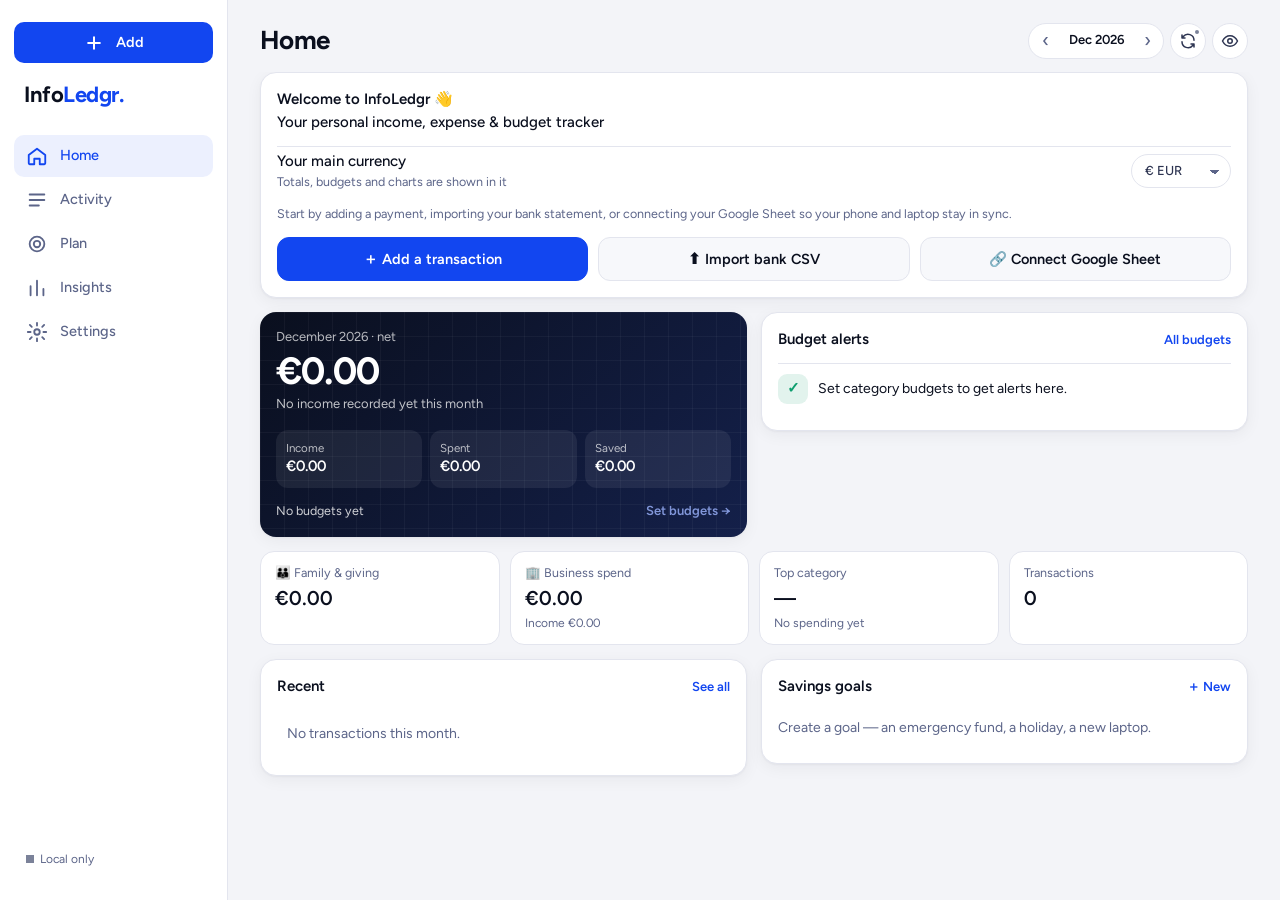
<file: index.html>
<!DOCTYPE html>
<html lang="en">
<head>
  <meta charset="UTF-8">
  <meta name="viewport" content="width=device-width, initial-scale=1.0, viewport-fit=cover">
  <title>InfoLedgr</title>
  <meta name="description" content="Personal income, expense and budget tracker.">
  <meta name="robots" content="noindex, nofollow">
  <meta name="theme-color" content="#0A0F1E">
  <meta name="apple-mobile-web-app-capable" content="yes">
  <meta name="mobile-web-app-capable" content="yes">
  <meta name="apple-mobile-web-app-status-bar-style" content="black-translucent">
  <meta name="apple-mobile-web-app-title" content="InfoLedgr">
  <link rel="manifest" href="manifest.webmanifest">
  <link rel="icon" type="image/png" sizes="32x32" href="icons/favicon-32.png">
  <link rel="apple-touch-icon" sizes="180x180" href="icons/apple-touch-icon.png">
  <link rel="preconnect" href="https://fonts.googleapis.com">
  <link rel="preconnect" href="https://fonts.gstatic.com" crossorigin>
  <link href="https://fonts.googleapis.com/css2?family=Figtree:wght@400;500;600;700;800&display=swap" rel="stylesheet">
  <link rel="stylesheet" href="css/app.css">
</head>
<body>
  <div class="shell">
    <nav class="nav" aria-label="Main">
      <div class="nav-logo">Info<span>Ledgr</span><i>.</i></div>
      <button class="nav-btn" data-view="home"><svg viewBox="0 0 24 24"><path d="M3 11l9-7 9 7v9a1 1 0 0 1-1 1h-5v-6h-6v6H4a1 1 0 0 1-1-1z"/></svg><span>Home</span></button>
      <button class="nav-btn" data-view="activity"><svg viewBox="0 0 24 24"><path d="M4 6h16M4 12h16M4 18h10"/></svg><span>Activity</span></button>
      <button class="nav-btn nav-add" data-act="add" aria-label="Add transaction"><svg viewBox="0 0 24 24"><path d="M12 5v14M5 12h14"/></svg><span>Add</span></button>
      <button class="nav-btn" data-view="plan"><svg viewBox="0 0 24 24"><circle cx="12" cy="12" r="8"/><circle cx="12" cy="12" r="3.5"/></svg><span>Plan</span></button>
      <button class="nav-btn" data-view="insights"><svg viewBox="0 0 24 24"><path d="M5 20V10M12 20V4M19 20v-7"/></svg><span>Insights</span></button>
      <button class="nav-btn" data-view="more"><svg viewBox="0 0 24 24"><circle cx="12" cy="12" r="3"/><path d="M12 2v3M12 19v3M4.2 4.2l2.1 2.1M17.7 17.7l2.1 2.1M2 12h3M19 12h3M4.2 19.8l2.1-2.1M17.7 6.3l2.1-2.1"/></svg><span>Settings</span></button>
      <div class="nav-foot" id="nav-sync"></div>
    </nav>

    <main class="main">
      <header class="top">
        <h1 class="top-title" id="view-title">Home</h1>
        <div class="top-tools">
          <div class="month-switch" id="month-switch">
            <button data-month="-1" aria-label="Previous month">‹</button>
            <span id="month-label"></span>
            <button data-month="1" aria-label="Next month">›</button>
          </div>
          <button class="icon-btn" id="sync-btn" aria-label="Sync now" title="Sync"></button>
          <button class="icon-btn" id="privacy-btn" aria-label="Hide amounts" title="Hide amounts"></button>
        </div>
      </header>
      <div id="view" class="view"></div>
    </main>
  </div>

  <div id="modal-root"></div>
  <div id="lock" class="lock" hidden></div>
  <div id="toast" class="toast" role="status" aria-live="polite"></div>

  <script src="js/config.js"></script>
  <script src="js/util.js"></script>
  <script src="js/store.js"></script>
  <script src="js/sync.js"></script>
  <script src="js/csv.js"></script>
  <script src="js/charts.js"></script>
  <script src="js/app.js"></script>
</body>
</html>
</file>
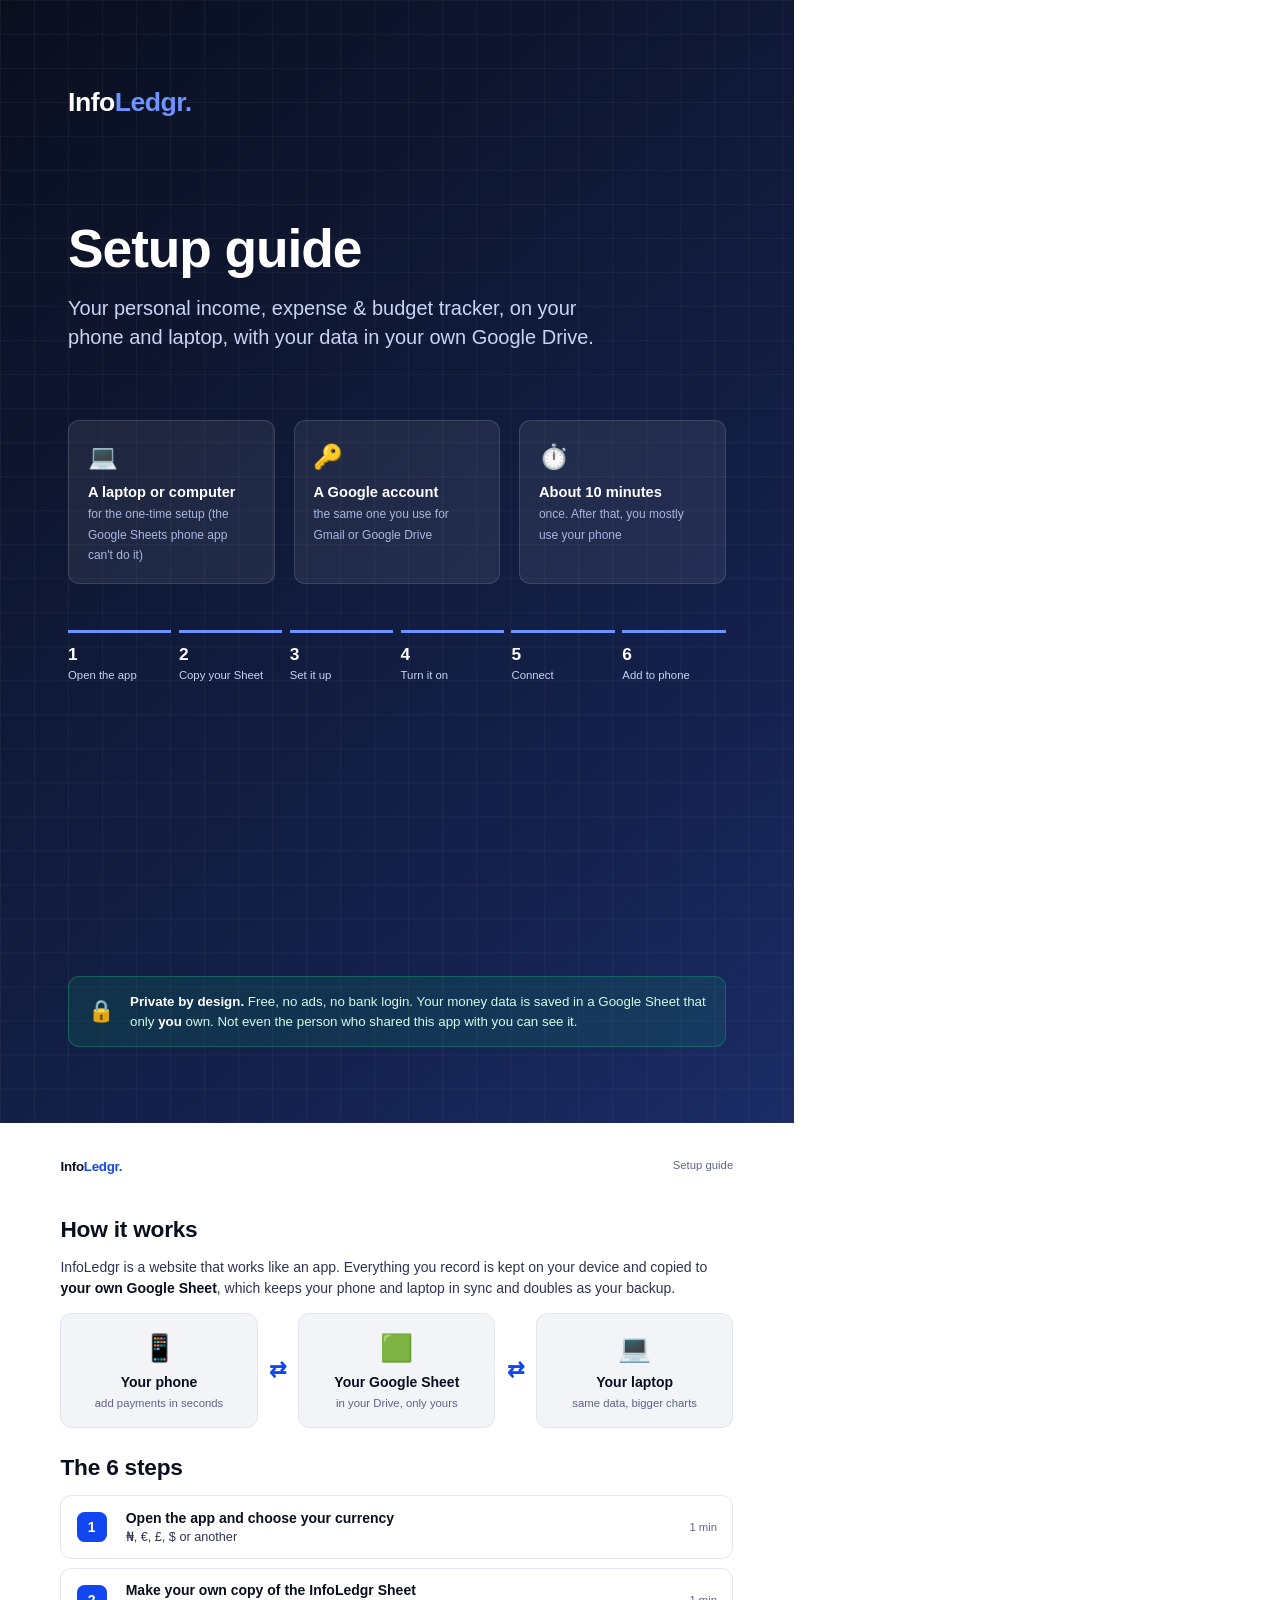
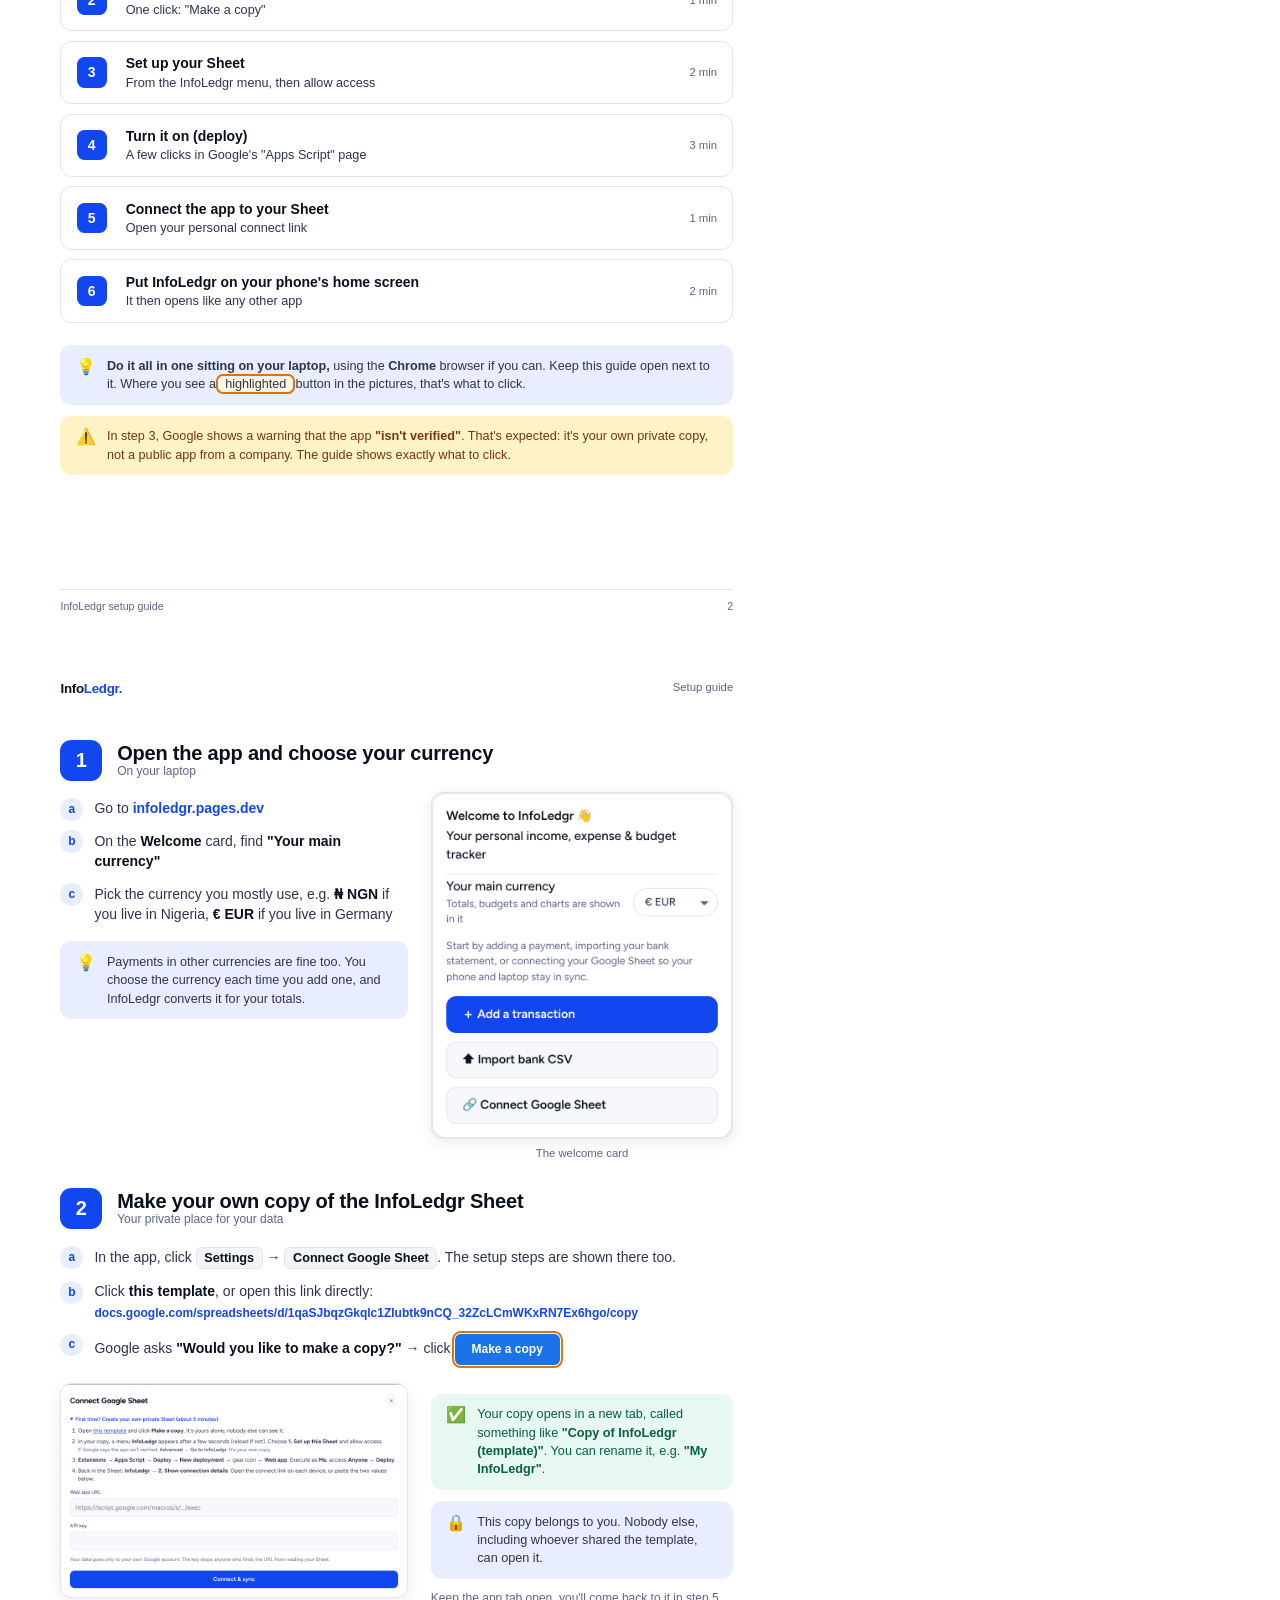
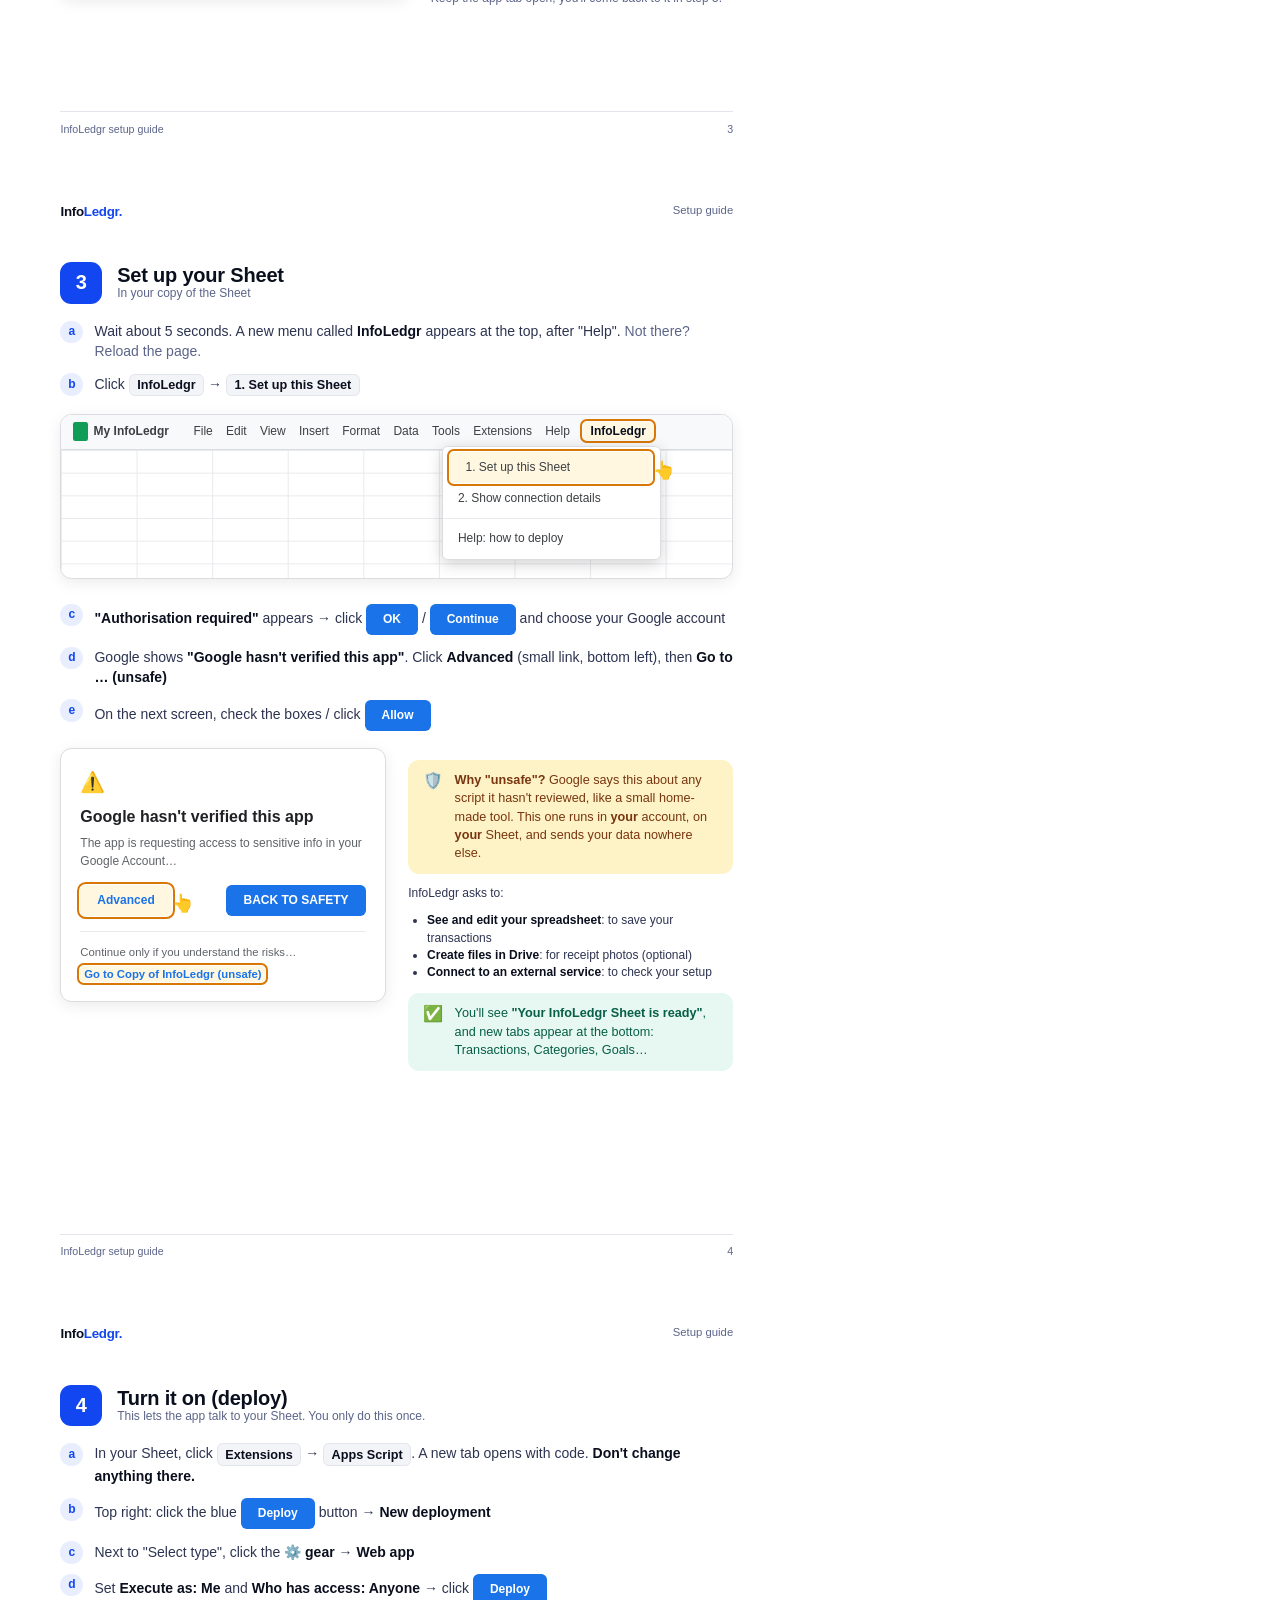
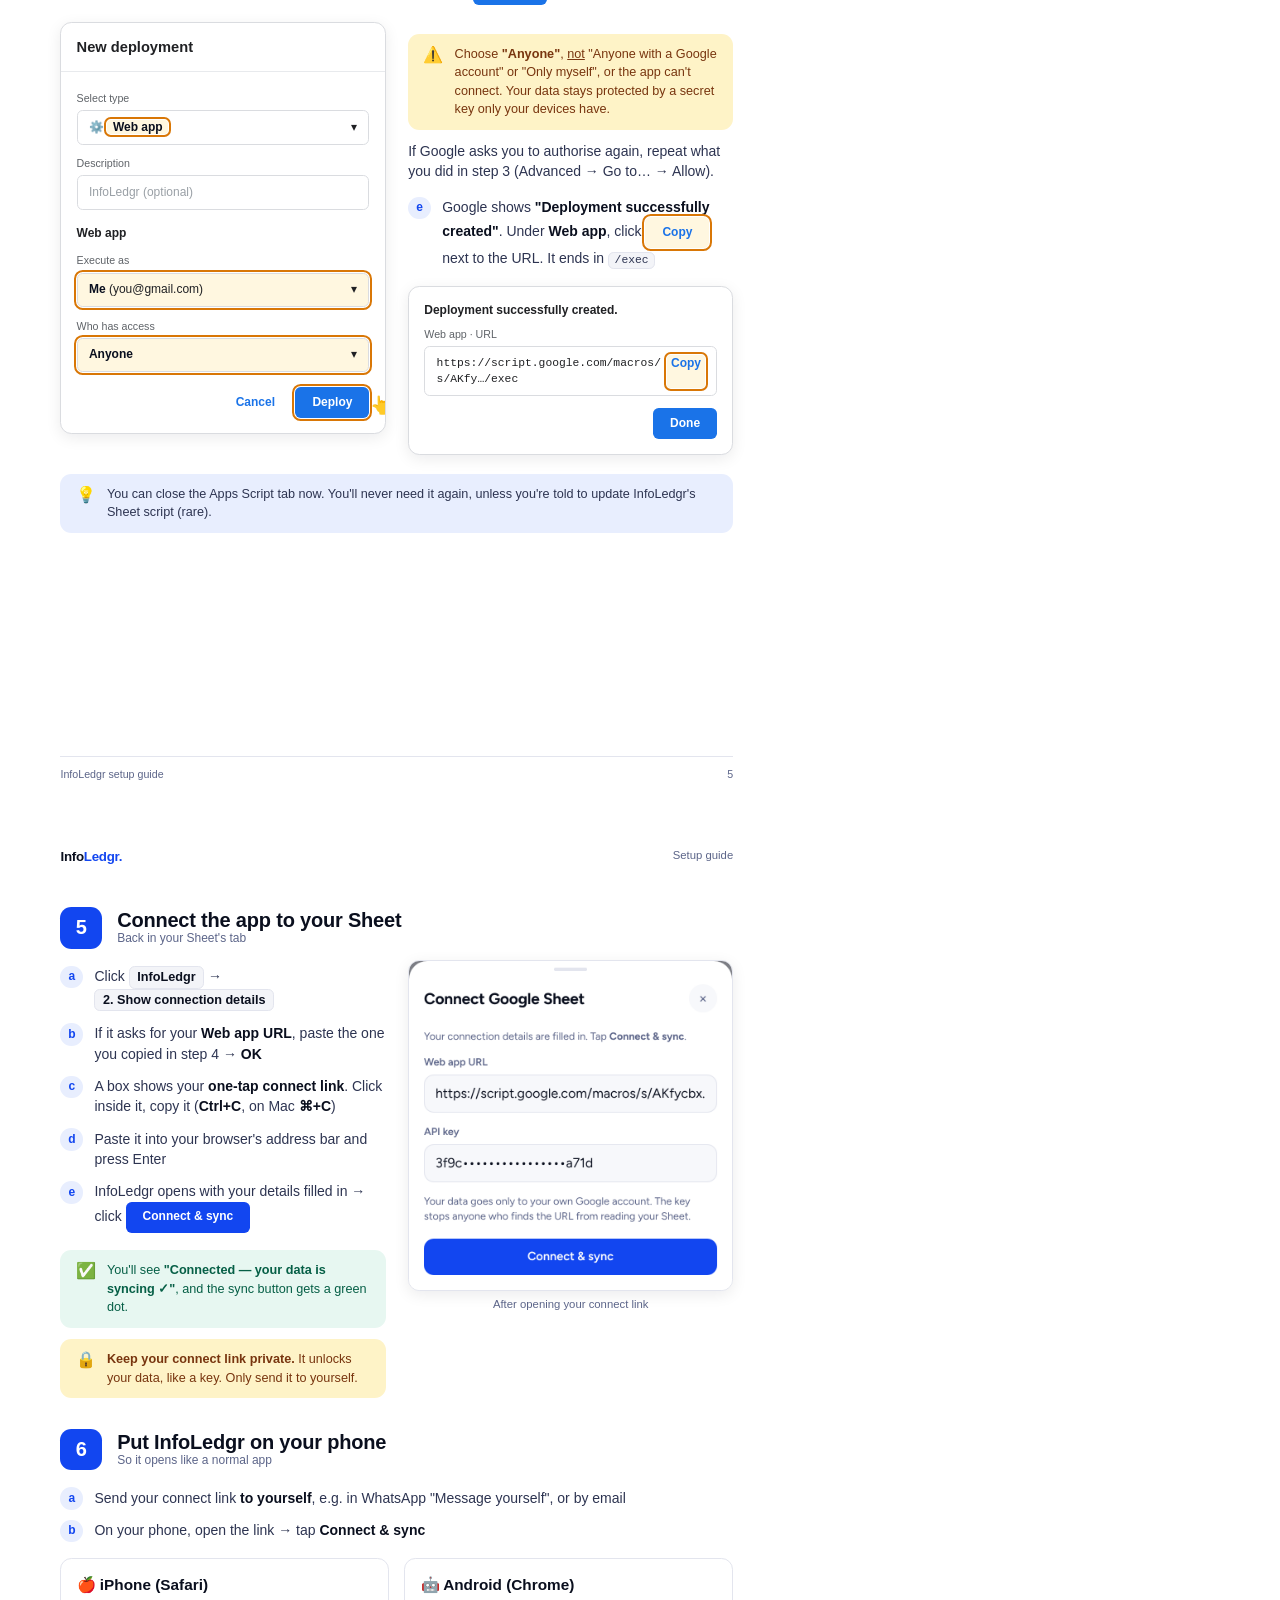
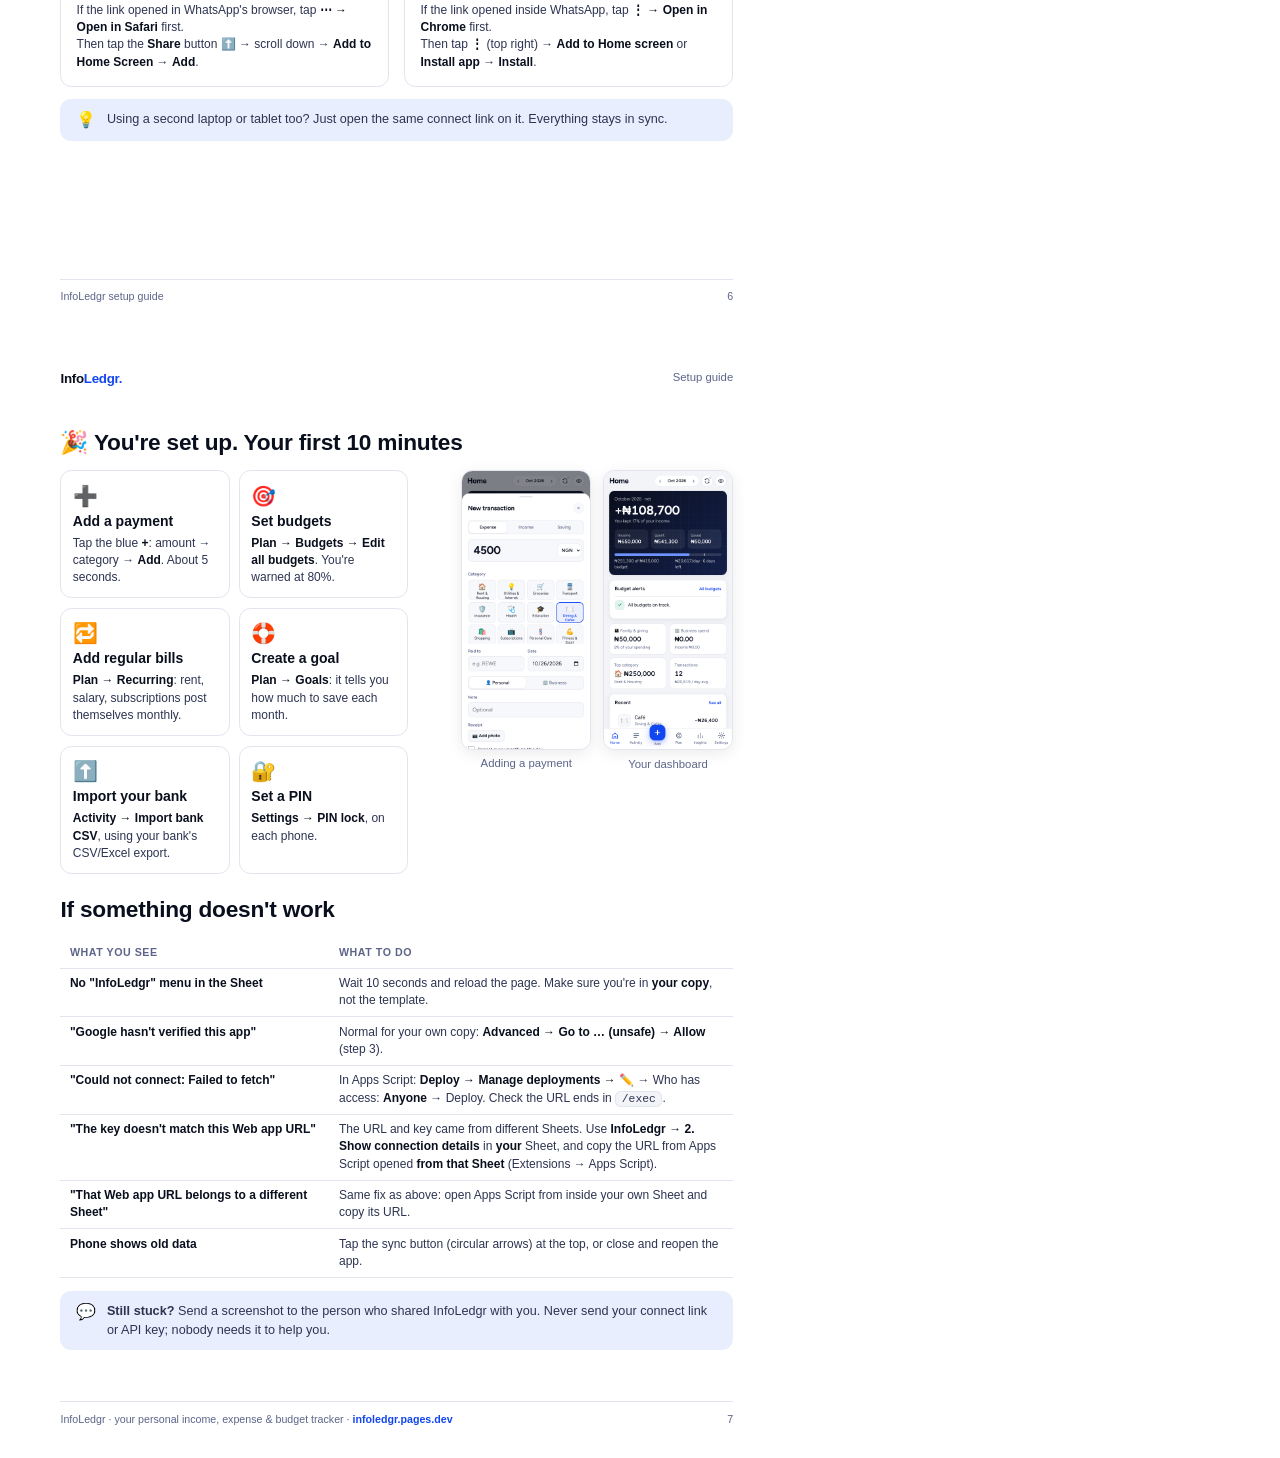
<file: docs/guide-src/guide.html>
<!DOCTYPE html>
<html lang="en">
<head>
<meta charset="UTF-8">
<title>InfoLedgr Setup Guide</title>
<style>
  /*FONTS*/
  @page { size: A4; margin: 0; }
  :root {
    --ink: #0A0F1E; --ink2: #2D3451; --ink3: #5C6589; --line: #E3E5EE; --bg: #F3F4F8;
    --accent: #1246F0; --accent-soft: #E8EEFE; --green: #0D9E6E; --amber: #D97706; --amber-soft: #FEF3C7; --red: #DC2626;
  }
  * { box-sizing: border-box; margin: 0; padding: 0; }
  body { font-family: 'Figtree', sans-serif; color: var(--ink); font-size: 10.5pt; line-height: 1.45; -webkit-print-color-adjust: exact; print-color-adjust: exact; }
  .page { width: 210mm; height: 297mm; padding: 16mm 16mm 14mm; position: relative; overflow: hidden; page-break-after: always; background: #fff; }
  .page:last-child { page-break-after: auto; }
  h1 { font-size: 26pt; font-weight: 800; letter-spacing: -0.02em; line-height: 1.1; }
  h2 { font-size: 17pt; font-weight: 700; letter-spacing: -0.01em; margin-bottom: 3mm; }
  h3 { font-size: 11.5pt; font-weight: 700; margin-bottom: 1.5mm; }
  p { margin-bottom: 2.5mm; color: var(--ink2); }
  b { color: var(--ink); font-weight: 700; }
  a { color: var(--accent); text-decoration: none; font-weight: 600; }
  .muted { color: var(--ink3); }
  .small { font-size: 9pt; }
  .logo { font-weight: 800; font-size: 15pt; letter-spacing: -0.02em; }
  .logo span, .logo i { color: #6E93FF; font-style: normal; }
  .runner { position: absolute; top: 9mm; left: 16mm; right: 16mm; display: flex; justify-content: space-between; font-size: 8.5pt; color: var(--ink3); }
  .runner .logo { font-size: 10pt; color: var(--ink); }
  .runner .logo span, .runner .logo i { color: var(--accent); }
  .foot { position: absolute; bottom: 8mm; left: 16mm; right: 16mm; display: flex; justify-content: space-between; font-size: 8pt; color: var(--ink3); border-top: 1px solid var(--line); padding-top: 2.5mm; }

  /* Step header */
  .step { display: flex; gap: 4mm; align-items: center; margin: 4mm 0 3mm; }
  .step .n { width: 11mm; height: 11mm; border-radius: 3mm; background: var(--accent); color: #fff; font-weight: 800; font-size: 15pt; display: grid; place-items: center; flex-shrink: 0; }
  .step .t { font-size: 15pt; font-weight: 700; letter-spacing: -0.01em; line-height: 1.15; }
  .step .t small { display: block; font-size: 9pt; font-weight: 500; color: var(--ink3); letter-spacing: 0; }

  ol.do { list-style: none; counter-reset: do; margin: 0 0 3mm; }
  ol.do li { counter-increment: do; position: relative; padding: 1.6mm 0 1.6mm 9mm; color: var(--ink2); }
  ol.do li::before { content: counter(do, lower-alpha); position: absolute; left: 0; top: 1.5mm; width: 6mm; height: 6mm; border-radius: 50%; background: var(--accent-soft); color: var(--accent); font-weight: 700; font-size: 9pt; display: grid; place-items: center; }

  .tip, .warn, .ok { border-radius: 3mm; padding: 3mm 4mm; margin: 3mm 0; font-size: 9.5pt; display: flex; gap: 3mm; }
  .tip { background: var(--accent-soft); color: var(--ink2); }
  .warn { background: var(--amber-soft); color: #78350F; }
  .ok { background: #E7F7F1; color: #065F46; }
  .tip .i, .warn .i, .ok .i { font-size: 12pt; line-height: 1.2; }
  .tip b, .warn b, .ok b { color: inherit; }

  .row { display: grid; grid-template-columns: 1fr 1fr; gap: 6mm; align-items: start; }
  .row-3-2 { display: grid; grid-template-columns: 1.15fr 1fr; gap: 6mm; align-items: start; }
  .shot { border: 1px solid var(--line); border-radius: 3mm; overflow: hidden; box-shadow: 0 1mm 4mm rgba(10,15,30,.08); background: #fff; }
  .shot img { display: block; width: 100%; }
  .cap { font-size: 8.5pt; color: var(--ink3); margin-top: 1.5mm; text-align: center; }
  .path { display: inline-block; background: var(--bg); border: 1px solid var(--line); border-radius: 1.5mm; padding: 0.3mm 2mm; font-weight: 700; color: var(--ink); font-size: 9.5pt; white-space: nowrap; }
  .code { font-family: ui-monospace, Menlo, monospace; font-size: 8.5pt; background: var(--bg); border: 1px solid var(--line); border-radius: 1.5mm; padding: 0.3mm 1.5mm; word-break: break-all; }
  .hl { outline: 0.7mm solid var(--amber); outline-offset: 0.4mm; border-radius: 1mm; background: #FFF7E0; }
  .tap { position: relative; }
  .tap::after { content: '👆'; position: absolute; right: -6mm; top: 50%; transform: translateY(-40%); font-size: 13pt; }

  /* ── Google UI replicas ── */
  .mock { border: 1px solid #DADCE0; border-radius: 3mm; background: #fff; font-family: 'Figtree', Arial, sans-serif; font-size: 9pt; color: #202124; overflow: hidden; box-shadow: 0 1mm 4mm rgba(10,15,30,.08); }
  .mock-bar { background: #F8F9FA; border-bottom: 1px solid #DADCE0; padding: 2mm 3mm; display: flex; gap: 3.5mm; align-items: center; color: #3C4043; }
  .mock-bar .doc { font-weight: 600; margin-right: 3mm; display: flex; align-items: center; gap: 1.5mm; }
  .sheet-ico { width: 4mm; height: 5mm; background: #0F9D58; border-radius: 0.6mm; display: inline-block; }
  .menu { position: relative; }
  .dropdown { position: absolute; top: 6mm; right: -2mm; background: #fff; border: 1px solid #DADCE0; border-radius: 1.5mm; box-shadow: 0 1mm 4mm rgba(0,0,0,.18); min-width: 58mm; padding: 1.5mm 0; z-index: 2; }
  .dropdown div { padding: 1.8mm 4mm; white-space: nowrap; }
  .dropdown hr { border: 0; border-top: 1px solid #E8EAED; margin: 1mm 0; }
  .grid-cells { height: 34mm; background-image: linear-gradient(#E8EAED 1px, transparent 1px), linear-gradient(90deg, #E8EAED 1px, transparent 1px); background-size: 20mm 6mm; }
  .gbtn { display: inline-block; padding: 1.8mm 4.5mm; border-radius: 1.5mm; font-weight: 600; font-size: 9pt; }
  .gbtn.blue { background: #1A73E8; color: #fff; }
  .gbtn.ghost { color: #1A73E8; }
  .field-m { border: 1px solid #DADCE0; border-radius: 1.5mm; padding: 2mm 3mm; margin-top: 1mm; display: flex; justify-content: space-between; }
  .lbl-m { font-size: 8pt; color: #5F6368; margin-top: 3mm; }

  /* cover */
  .cover { background: linear-gradient(140deg, #0A0F1E 0%, #14204A 70%, #1B2C66 100%); color: #fff; padding: 22mm 18mm; }
  .cover::before { content: ''; position: absolute; inset: 0; background-image: linear-gradient(rgba(255,255,255,.045) 1px, transparent 1px), linear-gradient(90deg, rgba(255,255,255,.045) 1px, transparent 1px); background-size: 9mm 9mm; }
  .cover > * { position: relative; }
  .cover .logo { font-size: 20pt; }
  .cover h1 { font-size: 40pt; margin: 26mm 0 4mm; }
  .cover .lead { font-size: 15pt; color: #C9D3F5; max-width: 140mm; }
  .need { display: grid; grid-template-columns: repeat(3, 1fr); gap: 5mm; margin-top: 18mm; }
  .need > div { background: rgba(255,255,255,.07); border: 1px solid rgba(255,255,255,.12); border-radius: 3mm; padding: 5mm; }
  .need .e { font-size: 18pt; }
  .need b { color: #fff; display: block; margin-top: 2mm; font-size: 11pt; }
  .need span { color: #AAB6E0; font-size: 9pt; }
  .cover-steps { margin-top: 12mm; display: grid; grid-template-columns: repeat(6, 1fr); gap: 2mm; }
  .cover-steps div { border-top: 1mm solid #6E93FF; padding-top: 2.5mm; font-size: 8.5pt; color: #C9D3F5; }
  .cover-steps div b { color: #fff; display: block; font-size: 13pt; }
  .cover-promise { position: absolute; bottom: 20mm; left: 18mm; right: 18mm; display: flex; gap: 4mm; align-items: center; background: rgba(13,158,110,.16); border: 1px solid rgba(13,158,110,.45); border-radius: 3mm; padding: 4mm 5mm; color: #D1FAE5; font-size: 10pt; }
  .cover-promise b { color: #fff; }

  /* overview */
  .how { display: flex; align-items: center; justify-content: space-between; gap: 3mm; margin: 4mm 0 6mm; }
  .how .node { flex: 1; border: 1px solid var(--line); border-radius: 3mm; padding: 4mm; text-align: center; background: var(--bg); }
  .how .node .e { font-size: 20pt; }
  .how .node b { display: block; margin-top: 1mm; }
  .how .node span { font-size: 8.5pt; color: var(--ink3); }
  .how .arrow { font-size: 16pt; color: var(--accent); font-weight: 800; }
  .overview { display: grid; gap: 2.5mm; }
  .overview div { display: grid; grid-template-columns: 10mm 1fr 18mm; align-items: center; gap: 3mm; padding: 3mm 4mm; border: 1px solid var(--line); border-radius: 3mm; }
  .overview .n { width: 8mm; height: 8mm; border-radius: 2mm; background: var(--accent); color: #fff; font-weight: 800; display: grid; place-items: center; }
  .overview .tm { text-align: right; font-size: 8.5pt; color: var(--ink3); }
  .overview p { margin: 0; font-size: 9.5pt; }
  .overview b { font-size: 10.5pt; }

  table.trouble { width: 100%; border-collapse: collapse; font-size: 9pt; }
  table.trouble th { text-align: left; font-size: 8pt; text-transform: uppercase; letter-spacing: .05em; color: var(--ink3); padding: 2mm 2.5mm; border-bottom: 1px solid var(--line); }
  table.trouble td { padding: 1.7mm 2.5mm; border-bottom: 1px solid var(--line); vertical-align: top; color: var(--ink2); }
  table.trouble td:first-child { font-weight: 700; color: var(--ink); width: 40%; }
  .phone-steps { display: grid; grid-template-columns: 1fr 1fr; gap: 4mm; }
  .phone-steps > div { border: 1px solid var(--line); border-radius: 3mm; padding: 4mm; }
  .phone-steps h3 { display: flex; align-items: center; gap: 2mm; }
  .first { display: grid; grid-template-columns: repeat(2, 1fr); gap: 2.5mm; }
  .first > div { border: 1px solid var(--line); border-radius: 3mm; padding: 2.8mm 3mm; }
  .first .e { font-size: 15pt; }
</style>
</head>
<body>

<!-- ═════════ COVER ═════════ -->
<section class="page cover">
  <div class="logo">Info<span>Ledgr</span><i>.</i></div>
  <h1>Setup guide</h1>
  <p class="lead">Your personal income, expense &amp; budget tracker, on your phone and laptop, with your data in your own Google Drive.</p>

  <div class="need">
    <div><div class="e">💻</div><b>A laptop or computer</b><span>for the one-time setup (the Google Sheets phone app can't do it)</span></div>
    <div><div class="e">🔑</div><b>A Google account</b><span>the same one you use for Gmail or Google Drive</span></div>
    <div><div class="e">⏱️</div><b>About 10 minutes</b><span>once. After that, you mostly use your phone</span></div>
  </div>

  <div class="cover-steps">
    <div><b>1</b>Open the app</div>
    <div><b>2</b>Copy your Sheet</div>
    <div><b>3</b>Set it up</div>
    <div><b>4</b>Turn it on</div>
    <div><b>5</b>Connect</div>
    <div><b>6</b>Add to phone</div>
  </div>

  <div class="cover-promise"><span style="font-size:16pt">🔒</span>
    <div><b>Private by design.</b> Free, no ads, no bank login. Your money data is saved in a Google Sheet that only <b>you</b> own. Not even the person who shared this app with you can see it.</div>
  </div>
</section>

<!-- ═════════ OVERVIEW ═════════ -->
<section class="page">
  <div class="runner"><div class="logo">Info<span>Ledgr</span><i>.</i></div><div>Setup guide</div></div>
  <div style="height:8mm"></div>
  <h2>How it works</h2>
  <p>InfoLedgr is a website that works like an app. Everything you record is kept on your device and copied to <b>your own Google Sheet</b>, which keeps your phone and laptop in sync and doubles as your backup.</p>
  <div class="how">
    <div class="node"><div class="e">📱</div><b>Your phone</b><span>add payments in seconds</span></div>
    <div class="arrow">⇄</div>
    <div class="node"><div class="e">🟩</div><b>Your Google Sheet</b><span>in your Drive, only yours</span></div>
    <div class="arrow">⇄</div>
    <div class="node"><div class="e">💻</div><b>Your laptop</b><span>same data, bigger charts</span></div>
  </div>

  <h2 style="margin-top:2mm">The 6 steps</h2>
  <div class="overview">
    <div><span class="n">1</span><p><b>Open the app and choose your currency</b><br>₦, €, £, $ or another</p><span class="tm">1 min</span></div>
    <div><span class="n">2</span><p><b>Make your own copy of the InfoLedgr Sheet</b><br>One click: "Make a copy"</p><span class="tm">1 min</span></div>
    <div><span class="n">3</span><p><b>Set up your Sheet</b><br>From the InfoLedgr menu, then allow access</p><span class="tm">2 min</span></div>
    <div><span class="n">4</span><p><b>Turn it on (deploy)</b><br>A few clicks in Google's "Apps Script" page</p><span class="tm">3 min</span></div>
    <div><span class="n">5</span><p><b>Connect the app to your Sheet</b><br>Open your personal connect link</p><span class="tm">1 min</span></div>
    <div><span class="n">6</span><p><b>Put InfoLedgr on your phone's home screen</b><br>It then opens like any other app</p><span class="tm">2 min</span></div>
  </div>

  <div class="tip" style="margin-top:6mm"><span class="i">💡</span><div><b>Do it all in one sitting on your laptop,</b> using the <b>Chrome</b> browser if you can. Keep this guide open next to it. Where you see a <span class="hl" style="padding:0 1.5mm">highlighted</span> button in the pictures, that's what to click.</div></div>
  <div class="warn"><span class="i">⚠️</span><div>In step 3, Google shows a warning that the app <b>"isn't verified"</b>. That's expected: it's your own private copy, not a public app from a company. The guide shows exactly what to click.</div></div>

  <div class="foot"><span>InfoLedgr setup guide</span><span>2</span></div>
</section>

<!-- ═════════ STEPS 1–2 ═════════ -->
<section class="page">
  <div class="runner"><div class="logo">Info<span>Ledgr</span><i>.</i></div><div>Setup guide</div></div>
  <div style="height:5mm"></div>

  <div class="step"><span class="n">1</span><span class="t">Open the app and choose your currency<small>On your laptop</small></span></div>
  <div class="row-3-2">
    <div>
      <ol class="do">
        <li>Go to <a href="https://infoledgr.pages.dev">infoledgr.pages.dev</a></li>
        <li>On the <b>Welcome</b> card, find <b>"Your main currency"</b></li>
        <li>Pick the currency you mostly use, e.g. <b>₦ NGN</b> if you live in Nigeria, <b>€ EUR</b> if you live in Germany</li>
      </ol>
      <div class="tip"><span class="i">💡</span><div>Payments in other currencies are fine too. You choose the currency each time you add one, and InfoLedgr converts it for your totals.</div></div>
    </div>
    <div><div class="shot"><img src="s-welcome.png" alt="Welcome card with main currency picker"></div><div class="cap">The welcome card</div></div>
  </div>

  <div class="step" style="margin-top:7mm"><span class="n">2</span><span class="t">Make your own copy of the InfoLedgr Sheet<small>Your private place for your data</small></span></div>
  <ol class="do">
    <li>In the app, click <span class="path">Settings</span> → <span class="path">Connect Google Sheet</span>. The setup steps are shown there too.</li>
    <li>Click <b>this template</b>, or open this link directly:<br><a class="small" href="https://docs.google.com/spreadsheets/d/1qaSJbqzGkqlc1ZIubtk9nCQ_32ZcLCmWKxRN7Ex6hgo/copy">docs.google.com/spreadsheets/d/1qaSJbqzGkqlc1ZIubtk9nCQ_32ZcLCmWKxRN7Ex6hgo/copy</a></li>
    <li>Google asks <b>"Would you like to make a copy?"</b> → click <span class="gbtn blue hl">Make a copy</span></li>
  </ol>
  <div class="row-3-2">
    <div class="shot"><img src="s-connect-steps.png" alt="Connect Google Sheet screen in the app"></div>
    <div>
      <div class="ok"><span class="i">✅</span><div>Your copy opens in a new tab, called something like <b>"Copy of InfoLedgr (template)"</b>. You can rename it, e.g. <b>"My InfoLedgr"</b>.</div></div>
      <div class="tip"><span class="i">🔒</span><div>This copy belongs to you. Nobody else, including whoever shared the template, can open it.</div></div>
      <p class="small muted">Keep the app tab open, you'll come back to it in step 5.</p>
    </div>
  </div>

  <div class="foot"><span>InfoLedgr setup guide</span><span>3</span></div>
</section>

<!-- ═════════ STEP 3 ═════════ -->
<section class="page">
  <div class="runner"><div class="logo">Info<span>Ledgr</span><i>.</i></div><div>Setup guide</div></div>
  <div style="height:5mm"></div>

  <div class="step"><span class="n">3</span><span class="t">Set up your Sheet<small>In your copy of the Sheet</small></span></div>
  <ol class="do">
    <li>Wait about 5 seconds. A new menu called <b>InfoLedgr</b> appears at the top, after "Help". <span class="muted">Not there? Reload the page.</span></li>
    <li>Click <span class="path">InfoLedgr</span> → <span class="path">1. Set up this Sheet</span></li>
  </ol>

  <div class="mock" style="margin:2mm 0 5mm">
    <div class="mock-bar">
      <span class="doc"><span class="sheet-ico"></span>My InfoLedgr</span>
      <span>File</span><span>Edit</span><span>View</span><span>Insert</span><span>Format</span><span>Data</span><span>Tools</span><span>Extensions</span><span>Help</span>
      <span class="menu"><b class="hl" style="padding:0.5mm 2mm">InfoLedgr</b>
        <div class="dropdown"><div class="hl tap" style="margin:0 2mm">1. Set up this Sheet</div><div>2. Show connection details</div><hr><div>Help: how to deploy</div></div>
      </span>
    </div>
    <div class="grid-cells"></div>
  </div>

  <ol class="do" start="3" style="counter-reset: do 2">
    <li><b>"Authorisation required"</b> appears → click <span class="gbtn blue">OK</span> / <span class="gbtn blue">Continue</span> and choose your Google account</li>
    <li>Google shows <b>"Google hasn't verified this app"</b>. Click <b>Advanced</b> (small link, bottom left), then <b>Go to … (unsafe)</b></li>
    <li>On the next screen, check the boxes / click <span class="gbtn blue">Allow</span></li>
  </ol>

  <div class="row">
    <div class="mock" style="padding:5mm">
      <div style="font-size:15pt;margin-bottom:2mm">⚠️</div>
      <div style="font-size:12pt;font-weight:600;margin-bottom:2mm">Google hasn't verified this app</div>
      <div style="color:#5F6368;margin-bottom:4mm">The app is requesting access to sensitive info in your Google Account…</div>
      <div style="display:flex;justify-content:space-between;align-items:center">
        <span class="gbtn ghost hl tap">Advanced</span><span class="gbtn blue">BACK TO SAFETY</span>
      </div>
      <div style="border-top:1px solid #E8EAED;margin-top:4mm;padding-top:3mm;color:#5F6368;font-size:8.5pt">Continue only if you understand the risks…<br>
        <span class="hl" style="color:#1A73E8;font-weight:600;padding:0 1mm;display:inline-block;margin-top:1.5mm">Go to Copy of InfoLedgr (unsafe)</span></div>
    </div>
    <div>
      <div class="warn"><span class="i">🛡️</span><div><b>Why "unsafe"?</b> Google says this about any script it hasn't reviewed, like a small home-made tool. This one runs in <b>your</b> account, on <b>your</b> Sheet, and sends your data nowhere else.</div></div>
      <p class="small">InfoLedgr asks to:</p>
      <ul class="small" style="padding-left:5mm;color:var(--ink2)">
        <li><b>See and edit your spreadsheet</b>: to save your transactions</li>
        <li><b>Create files in Drive</b>: for receipt photos (optional)</li>
        <li><b>Connect to an external service</b>: to check your setup</li>
      </ul>
      <div class="ok"><span class="i">✅</span><div>You'll see <b>"Your InfoLedgr Sheet is ready"</b>, and new tabs appear at the bottom: Transactions, Categories, Goals…</div></div>
    </div>
  </div>

  <div class="foot"><span>InfoLedgr setup guide</span><span>4</span></div>
</section>

<!-- ═════════ STEP 4 ═════════ -->
<section class="page">
  <div class="runner"><div class="logo">Info<span>Ledgr</span><i>.</i></div><div>Setup guide</div></div>
  <div style="height:5mm"></div>

  <div class="step"><span class="n">4</span><span class="t">Turn it on (deploy)<small>This lets the app talk to your Sheet. You only do this once.</small></span></div>
  <ol class="do">
    <li>In your Sheet, click <span class="path">Extensions</span> → <span class="path">Apps Script</span>. A new tab opens with code. <b>Don't change anything there.</b></li>
    <li>Top right: click the blue <span class="gbtn blue">Deploy</span> button → <b>New deployment</b></li>
    <li>Next to "Select type", click the <b>⚙️ gear</b> → <b>Web app</b></li>
    <li>Set <b>Execute as: Me</b> and <b>Who has access: Anyone</b> → click <span class="gbtn blue">Deploy</span></li>
  </ol>

  <div class="row">
    <div class="mock">
      <div style="padding:3.5mm 4mm;border-bottom:1px solid #E8EAED;font-size:11pt;font-weight:600">New deployment</div>
      <div style="padding:2mm 4mm 4mm">
        <div class="lbl-m">Select type</div>
        <div class="field-m"><span>⚙️ <b class="hl" style="padding:0 1.5mm">Web app</b></span><span>▾</span></div>
        <div class="lbl-m">Description</div>
        <div class="field-m" style="color:#9AA0A6"><span>InfoLedgr (optional)</span></div>
        <div style="font-weight:600;margin-top:4mm">Web app</div>
        <div class="lbl-m">Execute as</div>
        <div class="field-m hl"><span><b>Me</b> (you@gmail.com)</span><span>▾</span></div>
        <div class="lbl-m">Who has access</div>
        <div class="field-m hl"><span><b>Anyone</b></span><span>▾</span></div>
        <div style="text-align:right;margin-top:4mm"><span class="gbtn ghost">Cancel</span> <span class="gbtn blue hl tap">Deploy</span></div>
      </div>
    </div>
    <div>
      <div class="warn"><span class="i">⚠️</span><div>Choose <b>"Anyone"</b>, <u>not</u> "Anyone with a Google account" or "Only myself", or the app can't connect. Your data stays protected by a secret key only your devices have.</div></div>
      <p>If Google asks you to authorise again, repeat what you did in step 3 (Advanced → Go to… → Allow).</p>
      <ol class="do" start="5" style="counter-reset: do 4">
        <li>Google shows <b>"Deployment successfully created"</b>. Under <b>Web app</b>, click <span class="gbtn ghost hl">Copy</span> next to the URL. It ends in <span class="code">/exec</span></li>
      </ol>
      <div class="mock" style="padding:4mm">
        <div style="font-weight:600;margin-bottom:2mm">Deployment successfully created.</div>
        <div class="lbl-m" style="margin-top:0">Web app · URL</div>
        <div class="field-m"><span class="code" style="border:0;background:none;padding:0">https://script.google.com/macros/s/AKfy…/exec</span><span class="hl" style="color:#1A73E8;font-weight:600;padding:0 1mm">Copy</span></div>
        <div style="text-align:right;margin-top:3mm"><span class="gbtn blue">Done</span></div>
      </div>
    </div>
  </div>

  <div class="tip" style="margin-top:5mm"><span class="i">💡</span><div>You can close the Apps Script tab now. You'll never need it again, unless you're told to update InfoLedgr's Sheet script (rare).</div></div>

  <div class="foot"><span>InfoLedgr setup guide</span><span>5</span></div>
</section>

<!-- ═════════ STEPS 5–6 ═════════ -->
<section class="page">
  <div class="runner"><div class="logo">Info<span>Ledgr</span><i>.</i></div><div>Setup guide</div></div>
  <div style="height:5mm"></div>

  <div class="step"><span class="n">5</span><span class="t">Connect the app to your Sheet<small>Back in your Sheet's tab</small></span></div>
  <div class="row">
    <div>
      <ol class="do">
        <li>Click <span class="path">InfoLedgr</span> → <span class="path">2. Show connection details</span></li>
        <li>If it asks for your <b>Web app URL</b>, paste the one you copied in step 4 → <b>OK</b></li>
        <li>A box shows your <b>one-tap connect link</b>. Click inside it, copy it (<b>Ctrl+C</b>, on Mac <b>⌘+C</b>)</li>
        <li>Paste it into your browser's address bar and press Enter</li>
        <li>InfoLedgr opens with your details filled in → click <span class="gbtn blue" style="background:var(--accent)">Connect &amp; sync</span></li>
      </ol>
      <div class="ok"><span class="i">✅</span><div>You'll see <b>"Connected — your data is syncing ✓"</b>, and the sync button gets a green dot.</div></div>
      <div class="warn"><span class="i">🔒</span><div><b>Keep your connect link private.</b> It unlocks your data, like a key. Only send it to yourself.</div></div>
    </div>
    <div><div class="shot"><img src="s-connect-filled.png" alt="Connect screen with details filled in"></div><div class="cap">After opening your connect link</div></div>
  </div>

  <div class="step" style="margin-top:5mm"><span class="n">6</span><span class="t">Put InfoLedgr on your phone<small>So it opens like a normal app</small></span></div>
  <ol class="do">
    <li>Send your connect link <b>to yourself</b>, e.g. in WhatsApp "Message yourself", or by email</li>
    <li>On your phone, open the link → tap <b>Connect &amp; sync</b></li>
  </ol>
  <div class="phone-steps">
    <div><h3>🍎 iPhone (Safari)</h3>
      <p class="small" style="margin:0">If the link opened in WhatsApp's browser, tap <b>⋯ → Open in Safari</b> first.<br>Then tap the <b>Share</b> button <b>⬆️</b> → scroll down → <b>Add to Home Screen</b> → <b>Add</b>.</p></div>
    <div><h3>🤖 Android (Chrome)</h3>
      <p class="small" style="margin:0">If the link opened inside WhatsApp, tap <b>⋮ → Open in Chrome</b> first.<br>Then tap <b>⋮</b> (top right) → <b>Add to Home screen</b> or <b>Install app</b> → <b>Install</b>.</p></div>
  </div>
  <div class="tip"><span class="i">💡</span><div>Using a second laptop or tablet too? Just open the same connect link on it. Everything stays in sync.</div></div>

  <div class="foot"><span>InfoLedgr setup guide</span><span>6</span></div>
</section>

<!-- ═════════ START USING ═════════ -->
<section class="page">
  <div class="runner"><div class="logo">Info<span>Ledgr</span><i>.</i></div><div>Setup guide</div></div>
  <div style="height:8mm"></div>
  <h2>🎉 You're set up. Your first 10 minutes</h2>
  <div class="row-3-2">
    <div class="first">
      <div><div class="e">➕</div><b>Add a payment</b><p class="small" style="margin:1mm 0 0">Tap the blue <b>+</b>: amount → category → <b>Add</b>. About 5 seconds.</p></div>
      <div><div class="e">🎯</div><b>Set budgets</b><p class="small" style="margin:1mm 0 0"><b>Plan → Budgets → Edit all budgets</b>. You're warned at 80%.</p></div>
      <div><div class="e">🔁</div><b>Add regular bills</b><p class="small" style="margin:1mm 0 0"><b>Plan → Recurring</b>: rent, salary, subscriptions post themselves monthly.</p></div>
      <div><div class="e">🛟</div><b>Create a goal</b><p class="small" style="margin:1mm 0 0"><b>Plan → Goals</b>: it tells you how much to save each month.</p></div>
      <div><div class="e">⬆️</div><b>Import your bank</b><p class="small" style="margin:1mm 0 0"><b>Activity → Import bank CSV</b>, using your bank's CSV/Excel export.</p></div>
      <div><div class="e">🔐</div><b>Set a PIN</b><p class="small" style="margin:1mm 0 0"><b>Settings → PIN lock</b>, on each phone.</p></div>
    </div>
    <div style="display:grid;grid-template-columns:1fr 1fr;gap:3mm;max-width:72mm;margin-left:auto">
      <div><div class="shot"><img src="s-add.png" alt="Adding a payment"></div><div class="cap">Adding a payment</div></div>
      <div><div class="shot"><img src="s-home.png" alt="Home dashboard"></div><div class="cap">Your dashboard</div></div>
    </div>
  </div>

  <h2 style="margin-top:5mm">If something doesn't work</h2>
  <table class="trouble">
    <tr><th>What you see</th><th>What to do</th></tr>
    <tr><td>No "InfoLedgr" menu in the Sheet</td><td>Wait 10 seconds and reload the page. Make sure you're in <b>your copy</b>, not the template.</td></tr>
    <tr><td>"Google hasn't verified this app"</td><td>Normal for your own copy: <b>Advanced → Go to … (unsafe) → Allow</b> (step 3).</td></tr>
    <tr><td>"Could not connect: Failed to fetch"</td><td>In Apps Script: <b>Deploy → Manage deployments → ✏️</b> → Who has access: <b>Anyone</b> → Deploy. Check the URL ends in <span class="code">/exec</span>.</td></tr>
    <tr><td>"The key doesn't match this Web app URL"</td><td>The URL and key came from different Sheets. Use <b>InfoLedgr → 2. Show connection details</b> in <b>your</b> Sheet, and copy the URL from Apps Script opened <b>from that Sheet</b> (Extensions → Apps Script).</td></tr>
    <tr><td>"That Web app URL belongs to a different Sheet"</td><td>Same fix as above: open Apps Script from inside your own Sheet and copy its URL.</td></tr>
    <tr><td>Phone shows old data</td><td>Tap the sync button (circular arrows) at the top, or close and reopen the app.</td></tr>
  </table>

  <div class="tip" style="margin-top:3.5mm"><span class="i">💬</span><div><b>Still stuck?</b> Send a screenshot to the person who shared InfoLedgr with you. Never send your connect link or API key; nobody needs it to help you.</div></div>

  <div class="foot"><span>InfoLedgr · your personal income, expense &amp; budget tracker · <a href="https://infoledgr.pages.dev">infoledgr.pages.dev</a></span><span>7</span></div>
</section>

</body>
</html>
</file>
<file: css/app.css>
/* InfoLedgr — mobile-first styles. Brand tokens shared with the Infolytics site. */

:root {
  color-scheme: light;
  --bg: #F3F4F8;
  --card: #FFFFFF;
  --card2: #F7F8FB;
  --ink: #0A0F1E;
  --ink2: #2D3451;
  --ink3: #5C6589;
  --line: #E3E5EE;
  --accent: #1246F0;
  --accent2: #0A34C0;
  --accent-soft: rgba(18, 70, 240, 0.08);
  --green: #0D9E6E;
  --amber: #D97706;
  --red: #DC2626;
  --good-text: #0A7D57;
  --bad-text: #C21F1F;

  /* chart roles (validated categorical order + sequential blue) */
  --s1: #2a78d6; --s2: #eb6834; --s3: #1baf7a; --s4: #eda100;
  --seq-100: #cde2fb; --seq-200: #9ec5f4; --seq-300: #6da7ec; --seq-400: #3987e5; --seq-500: #256abf; --seq-600: #184f95;
  --grid: #E9EAF0; --axis: #C9CCD8; --muted: #7B8299;

  --radius: 16px;
  --shadow: 0 1px 2px rgba(10, 15, 30, 0.04), 0 4px 16px rgba(10, 15, 30, 0.05);
  /* Aptos where installed (Windows/Office); Figtree, its closest free web match, everywhere else */
  --font: 'Aptos', 'Figtree', sans-serif;
  --display: 'Aptos Display', 'Aptos', 'Figtree', sans-serif;
  --nav-h: 64px;
  --safe-b: env(safe-area-inset-bottom, 0px);
}

@media (prefers-color-scheme: dark) {
  :root:not([data-theme="light"]) {
    color-scheme: dark;
    --bg: #070B16; --card: #111729; --card2: #0C1222; --ink: #EEF0F7; --ink2: #C3C8DA; --ink3: #8A92AE;
    --line: #222A42; --accent: #4D7BFF; --accent2: #6E93FF; --accent-soft: rgba(77, 123, 255, 0.14);
    --good-text: #34C997; --bad-text: #F87171;
    --s1: #3987e5; --s2: #d95926; --s3: #199e70; --s4: #c98500;
    --grid: #1C2338; --axis: #2E3754; --muted: #7B8299;
    --shadow: 0 1px 2px rgba(0, 0, 0, 0.3);
  }
}
:root[data-theme="dark"] {
  color-scheme: dark;
  --bg: #070B16; --card: #111729; --card2: #0C1222; --ink: #EEF0F7; --ink2: #C3C8DA; --ink3: #8A92AE;
  --line: #222A42; --accent: #4D7BFF; --accent2: #6E93FF; --accent-soft: rgba(77, 123, 255, 0.14);
  --good-text: #34C997; --bad-text: #F87171;
  --s1: #3987e5; --s2: #d95926; --s3: #199e70; --s4: #c98500;
  --grid: #1C2338; --axis: #2E3754; --muted: #7B8299;
  --shadow: 0 1px 2px rgba(0, 0, 0, 0.3);
}

* { box-sizing: border-box; margin: 0; padding: 0; -webkit-tap-highlight-color: transparent; }
html { -webkit-text-size-adjust: 100%; }
body { font-family: var(--font); background: var(--bg); color: var(--ink); font-size: 15px; line-height: 1.45; min-height: 100vh; overflow-x: hidden; }
button, input, select, textarea { font: inherit; color: inherit; }
button { cursor: pointer; background: none; border: 0; }
a { color: var(--accent); }
svg { display: block; }
[hidden] { display: none !important; }
.num, .money { font-variant-numeric: tabular-nums; }

/* ── Shell ─────────────────────────────────────── */
.shell { min-height: 100vh; }
.main { padding: 0 16px calc(var(--nav-h) + var(--safe-b) + 24px); max-width: 1180px; margin: 0 auto; }
.top { position: sticky; top: 0; z-index: 20; display: flex; align-items: center; justify-content: space-between; gap: 8px;
  padding: calc(env(safe-area-inset-top, 0px) + 12px) 0 12px; background: var(--bg); }
.top-title { font-family: var(--display); font-weight: 700; font-size: 22px; letter-spacing: -0.02em; }
.top-tools { display: flex; align-items: center; gap: 6px; }
.month-switch { display: flex; align-items: center; background: var(--card); border: 1px solid var(--line); border-radius: 999px; height: 36px; }
.month-switch button { width: 32px; height: 100%; font-size: 20px; color: var(--ink3); }
.month-switch span { font-size: 13px; font-weight: 600; min-width: 70px; text-align: center; white-space: nowrap; }
.icon-btn { width: 36px; height: 36px; border-radius: 50%; display: grid; place-items: center; background: var(--card); border: 1px solid var(--line); color: var(--ink2); position: relative; }
.icon-btn svg { width: 18px; height: 18px; fill: none; stroke: currentColor; stroke-width: 2; stroke-linecap: round; stroke-linejoin: round; }
.icon-btn .dot { position: absolute; top: 4px; right: 4px; width: 8px; height: 8px; border-radius: 50%; border: 2px solid var(--card); }
.dot.ok { background: var(--green); } .dot.warn { background: var(--amber); } .dot.err { background: var(--red); } .dot.off { background: var(--muted); }
.spin svg { animation: spin 1s linear infinite; }
@keyframes spin { to { transform: rotate(360deg); } }

/* ── Navigation: bottom bar on phones, sidebar on laptops ── */
.nav { position: fixed; z-index: 30; left: 0; right: 0; bottom: 0; height: calc(var(--nav-h) + var(--safe-b)); padding-bottom: var(--safe-b);
  display: flex; justify-content: space-around; align-items: center; background: color-mix(in srgb, var(--card) 92%, transparent);
  backdrop-filter: blur(14px); -webkit-backdrop-filter: blur(14px); border-top: 1px solid var(--line); }
.nav-logo, .nav-foot { display: none; }
.nav-btn { flex: 1; display: flex; flex-direction: column; align-items: center; gap: 3px; font-size: 11px; font-weight: 500; color: var(--ink3); padding: 6px 0; }
.nav-btn svg { width: 22px; height: 22px; fill: none; stroke: currentColor; stroke-width: 2; stroke-linecap: round; stroke-linejoin: round; }
.nav-btn.active { color: var(--accent); }
.nav-add { color: #fff !important; }
.nav-add svg { width: 48px; height: 48px; padding: 12px; background: var(--accent); border-radius: 16px; box-shadow: 0 6px 18px rgba(18, 70, 240, 0.35); stroke-width: 2.4; margin-top: -18px; }
.nav-add span { color: var(--ink3); }

@media (min-width: 900px) {
  .nav { top: 0; bottom: 0; right: auto; width: 228px; height: auto; flex-direction: column; justify-content: flex-start; align-items: stretch;
    gap: 2px; padding: 22px 14px; border-top: 0; border-right: 1px solid var(--line); background: var(--card); }
  .nav-logo { display: block; font-family: var(--display); font-weight: 700; font-size: 22px; padding: 0 10px 22px; letter-spacing: -0.02em; }
  .nav-logo span { color: var(--accent); } .nav-logo i { color: var(--accent); font-style: normal; }
  .nav-btn { flex: 0; flex-direction: row; gap: 12px; font-size: 14.5px; padding: 10px 12px; border-radius: 10px; }
  .nav-btn:hover { background: var(--card2); }
  .nav-btn.active { background: var(--accent-soft); }
  .nav-add { order: -1; background: var(--accent); margin-bottom: 14px; justify-content: center; }
  .nav-add:hover { background: var(--accent2); }
  .nav-add svg { width: 20px; height: 20px; padding: 0; margin: 0; box-shadow: none; background: none; }
  .nav-add span { color: #fff; font-weight: 600; }
  .nav-foot { display: block; margin-top: auto; font-size: 12px; color: var(--ink3); padding: 10px 12px; }
  .main { margin-left: 228px; padding: 0 32px 48px; }
  .top { padding-top: 22px; }
  .top-title { font-size: 26px; }
}

/* ── Cards & layout ────────────────────────────── */
.view { display: grid; gap: 14px; grid-template-columns: minmax(0, 1fr); }
.view > *, .grid2 > * { min-width: 0; }
.grid2 { display: grid; gap: 14px; grid-template-columns: minmax(0, 1fr); }
@media (min-width: 900px) { .grid2 { grid-template-columns: minmax(0, 1fr) minmax(0, 1fr); align-items: start; } .span2 { grid-column: 1 / -1; } }
.card { background: var(--card); border: 1px solid var(--line); border-radius: var(--radius); padding: 16px; box-shadow: var(--shadow); min-width: 0; }
.card-h { display: flex; justify-content: space-between; align-items: baseline; gap: 10px; margin-bottom: 12px; }
.card-h h2, .card-h h3 { font-size: 15px; font-weight: 600; }
.card-h .sub, .sub { font-size: 12.5px; color: var(--ink3); }
.link { font-size: 13px; font-weight: 600; color: var(--accent); }
.empty { color: var(--ink3); font-size: 14px; padding: 8px 0; }
.muted { color: var(--ink3); }
.section-title { font-size: 12px; font-weight: 600; letter-spacing: 0.06em; text-transform: uppercase; color: var(--ink3); margin: 6px 2px -4px; }

/* hero */
.hero { background: linear-gradient(135deg, #0A0F1E 0%, #14204A 100%); color: #fff; border: 0; position: relative; overflow: hidden; }
.hero::after { content: ''; position: absolute; inset: 0; background-image: linear-gradient(rgba(255,255,255,.04) 1px, transparent 1px), linear-gradient(90deg, rgba(255,255,255,.04) 1px, transparent 1px); background-size: 24px 24px; pointer-events: none; }
.hero > * { position: relative; z-index: 1; }
.hero .label { font-size: 13px; opacity: 0.7; }
.hero .big { font-family: var(--display); font-weight: 700; font-size: 38px; letter-spacing: -0.02em; line-height: 1.1; margin: 4px 0 2px; }
.hero .meta { font-size: 13px; opacity: 0.75; }
.hero-row { display: grid; grid-template-columns: repeat(3, 1fr); gap: 8px; margin-top: 16px; }
.hero-stat { background: rgba(255,255,255,0.07); border-radius: 12px; padding: 10px; min-width: 0; }
.hero-stat .k { font-size: 11.5px; opacity: 0.7; }
.hero-stat .v { font-weight: 600; font-size: 15px; white-space: nowrap; overflow: hidden; text-overflow: ellipsis; }
.pace { margin-top: 14px; }
.pace-bar { height: 8px; background: rgba(255,255,255,0.12); border-radius: 99px; overflow: hidden; position: relative; }
.pace-bar b { position: absolute; left: 0; top: 0; bottom: 0; border-radius: 99px; background: #6E93FF; }
.pace-bar i { position: absolute; top: -3px; bottom: -3px; width: 2px; background: #fff; opacity: 0.8; }
.pace-txt { display: flex; justify-content: space-between; font-size: 12.5px; opacity: 0.8; margin-top: 6px; gap: 8px; }

/* stat tiles */
.tiles { display: grid; grid-template-columns: repeat(2, 1fr); gap: 10px; }
@media (min-width: 900px) { .tiles { grid-template-columns: repeat(4, 1fr); } }
.tile { background: var(--card); border: 1px solid var(--line); border-radius: 14px; padding: 12px 14px; min-width: 0; }
.tile .k { font-size: 12.5px; color: var(--ink3); }
.tile .v { font-size: 20px; font-weight: 600; margin-top: 2px; white-space: nowrap; overflow: hidden; text-overflow: ellipsis; }
.tile .d { font-size: 12px; margin-top: 2px; color: var(--ink3); }
.up-good, .down-good { color: var(--good-text); } .up-bad, .down-bad { color: var(--bad-text); }

/* alerts */
.alert { display: flex; gap: 10px; align-items: center; padding: 10px 0; border-top: 1px solid var(--line); font-size: 14px; }
.alert:first-of-type { border-top: 0; padding-top: 0; }
.alert .ico { width: 30px; height: 30px; border-radius: 9px; display: grid; place-items: center; flex-shrink: 0; font-size: 15px; font-weight: 700; }
.ico.over { background: rgba(220,38,38,0.12); color: var(--red); }
.ico.warn, .ico.pace { background: rgba(217,119,6,0.13); color: var(--amber); }
.ico.ok { background: rgba(13,158,110,0.12); color: var(--green); }

/* transactions */
.tx-day { display: flex; justify-content: space-between; font-size: 12.5px; font-weight: 600; color: var(--ink3); padding: 14px 4px 6px; }
.tx-list { background: var(--card); border: 1px solid var(--line); border-radius: var(--radius); overflow: hidden; }
.card .tx-list { border: 0; border-radius: 0; margin: 0 -4px; }
.tx { display: flex; align-items: center; gap: 12px; padding: 11px 14px; width: 100%; text-align: left; border-top: 1px solid var(--line); }
.tx:first-child { border-top: 0; }
.tx:hover { background: var(--card2); }
.tx-ico { width: 38px; height: 38px; border-radius: 11px; background: var(--card2); border: 1px solid var(--line); display: grid; place-items: center; font-size: 18px; flex-shrink: 0; }
.tx-main { flex: 1; min-width: 0; }
.tx-name { display: block; font-weight: 500; white-space: nowrap; overflow: hidden; text-overflow: ellipsis; }
.tx-sub { display: block; font-size: 12.5px; color: var(--ink3); white-space: nowrap; overflow: hidden; text-overflow: ellipsis; }
.tx-amt { text-align: right; font-weight: 600; white-space: nowrap; }
.tx-amt small { display: block; font-size: 11.5px; color: var(--ink3); font-weight: 400; }
.amt-in { color: var(--good-text); } .amt-save { color: var(--accent); }
.badge { display: inline-block; font-size: 10.5px; font-weight: 600; padding: 1px 6px; border-radius: 6px; background: var(--accent-soft); color: var(--accent); vertical-align: 1px; margin-left: 4px; }
.badge.biz { background: rgba(217,119,6,0.14); color: var(--amber); }

/* filters */
.filters { display: flex; gap: 8px; overflow-x: auto; scrollbar-width: none; padding-bottom: 2px; }
.filters::-webkit-scrollbar { display: none; }
.search { position: relative; }
.search input { width: 100%; height: 44px; border-radius: 12px; border: 1px solid var(--line); background: var(--card); padding: 0 14px 0 40px; outline: none; }
.search input:focus { border-color: var(--accent); }
.search svg { position: absolute; left: 13px; top: 13px; width: 18px; height: 18px; fill: none; stroke: var(--ink3); stroke-width: 2; }
.chip { flex-shrink: 0; height: 34px; padding: 0 13px; border-radius: 999px; border: 1px solid var(--line); background: var(--card); font-size: 13px; font-weight: 500; color: var(--ink2); white-space: nowrap; }
.chip.on { background: var(--ink); border-color: var(--ink); color: var(--card); }
select.chip { appearance: none; -webkit-appearance: none; padding-right: 26px; background-image: linear-gradient(45deg, transparent 50%, var(--ink3) 50%), linear-gradient(135deg, var(--ink3) 50%, transparent 50%); background-position: calc(100% - 15px) 15px, calc(100% - 10px) 15px; background-size: 5px 5px; background-repeat: no-repeat; }
.seg { display: flex; background: var(--card2); border: 1px solid var(--line); border-radius: 12px; padding: 3px; gap: 2px; }
.seg button { flex: 1; height: 34px; border-radius: 9px; font-size: 13.5px; font-weight: 500; color: var(--ink3); white-space: nowrap; padding: 0 8px; }
.seg button.on { background: var(--card); color: var(--ink); box-shadow: 0 1px 3px rgba(10,15,30,0.1); }
.toolbar { display: flex; gap: 8px; flex-wrap: wrap; }

/* buttons */
.btn { height: 44px; padding: 0 18px; border-radius: 12px; font-weight: 600; font-size: 14.5px; display: inline-flex; align-items: center; justify-content: center; gap: 8px; background: var(--card2); border: 1px solid var(--line); color: var(--ink); }
.btn:hover { border-color: var(--ink3); }
.btn.primary { background: var(--accent); color: #fff; border-color: var(--accent); }
.btn.primary:hover { background: var(--accent2); }
.btn.danger { color: var(--red); }
.btn.sm { height: 36px; padding: 0 12px; font-size: 13.5px; border-radius: 10px; }
.btn.block { width: 100%; }
.btn:disabled { opacity: 0.5; cursor: default; }

/* budgets */
.budget { display: block; width: 100%; text-align: left; padding: 12px 0; border-top: 1px solid var(--line); }
.budget:first-child { border-top: 0; padding-top: 0; }
.budget-top { display: flex; align-items: center; gap: 10px; }
.budget-name { flex: 1; font-weight: 500; min-width: 0; white-space: nowrap; overflow: hidden; text-overflow: ellipsis; }
.budget-amt { font-size: 13.5px; white-space: nowrap; }
.budget-amt b { font-weight: 600; }
.bar { display: block; height: 8px; background: var(--card2); border: 1px solid var(--line); border-radius: 99px; margin: 8px 0 5px; position: relative; overflow: hidden; }
.bar b { position: absolute; left: 0; top: 0; bottom: 0; border-radius: 99px; background: var(--green); }
.bar b.warn, .bar b.pace { background: var(--amber); } .bar b.over { background: var(--red); } .bar b.none { background: var(--muted); }
.bar i { position: absolute; top: 0; bottom: 0; width: 2px; background: var(--ink); opacity: 0.35; }
.budget-status { font-size: 12.5px; display: flex; justify-content: space-between; gap: 8px; color: var(--ink3); }
.st-over { color: var(--bad-text); font-weight: 600; } .st-warn, .st-pace { color: var(--amber); font-weight: 600; } .st-ok { color: var(--good-text); }

/* goals */
.goal { padding: 14px 0; border-top: 1px solid var(--line); }
.goal:first-child { border-top: 0; padding-top: 0; }
.goal-top { display: flex; align-items: center; gap: 10px; }
.goal-ico { font-size: 22px; }
.goal .bar b { background: var(--accent); }

/* ranked bars */
.rank { display: flex; gap: 10px; align-items: center; width: 100%; text-align: left; padding: 8px 0; }
.rank-ico { width: 28px; text-align: center; font-size: 17px; flex-shrink: 0; }
.rank-body { flex: 1; min-width: 0; display: block; }
.rank-top { display: flex; justify-content: space-between; gap: 8px; font-size: 14px; }
.rank-label { white-space: nowrap; overflow: hidden; text-overflow: ellipsis; }
.rank-val { font-weight: 600; white-space: nowrap; }
.rank-track { display: block; height: 6px; background: var(--card2); border-radius: 99px; margin-top: 5px; overflow: hidden; }
.rank-fill { display: block; height: 100%; background: var(--s1); border-radius: 0 4px 4px 0; }
.rank-sub { display: block; font-size: 12px; color: var(--ink3); margin-top: 3px; }

/* charts */
.chart { width: 100%; min-height: 40px; touch-action: pan-y; }
.c-grid { stroke: var(--grid); stroke-width: 1; }
.c-base { stroke: var(--axis); stroke-width: 1; }
.c-tick { fill: var(--muted); font-size: 11px; font-family: var(--font); font-variant-numeric: tabular-nums; }
.c-hit { fill: transparent; cursor: crosshair; }
.c-hit.on { fill: var(--ink); fill-opacity: 0.04; }
.c-line { fill: none; stroke-width: 2; stroke-linejoin: round; stroke-linecap: round; }
.c-dot { stroke: var(--card); stroke-width: 2; pointer-events: none; }
.c-cross { stroke: var(--ink3); stroke-width: 1; stroke-dasharray: 3 3; pointer-events: none; }
.c-seg { stroke: var(--card); stroke-width: 2; cursor: pointer; }
.c-empty { stroke: var(--card2); }
.c-center { fill: var(--ink); font-size: 18px; font-weight: 600; font-family: var(--font); }
.c-center-sub { fill: var(--ink3); font-size: 11px; font-family: var(--font); }
.legend { display: flex; flex-wrap: wrap; gap: 6px 14px; font-size: 12.5px; color: var(--ink2); margin-top: 10px; }
.legend i, .chart-tip i { display: inline-block; width: 10px; height: 10px; border-radius: 3px; margin-right: 6px; vertical-align: -1px; }
.legend .dash { width: 14px; height: 0; border-top: 2px dashed var(--s2); border-radius: 0; vertical-align: 3px; }
.donut-wrap { display: flex; gap: 18px; align-items: center; flex-wrap: wrap; }
.donut-legend { flex: 1; min-width: 160px; display: grid; gap: 8px; }
.donut-legend div { display: flex; align-items: center; font-size: 13.5px; gap: 6px; }
.donut-legend i { width: 10px; height: 10px; border-radius: 3px; flex-shrink: 0; }
.donut-legend span { flex: 1; }
.donut-legend b { font-weight: 600; }
.chart-tip { position: fixed; z-index: 300; display: none; pointer-events: none; background: var(--card); color: var(--ink); border: 1px solid var(--line); border-radius: 10px; padding: 8px 10px; font-size: 12.5px; box-shadow: 0 8px 24px rgba(10,15,30,0.16); min-width: 150px; max-width: 240px; }
.chart-tip b { display: block; margin-bottom: 4px; font-weight: 600; }
.chart-tip div { display: flex; align-items: center; gap: 4px; }
.chart-tip div span { margin-left: auto; padding-left: 12px; font-weight: 600; font-variant-numeric: tabular-nums; }
.chart-tip .muted { font-size: 11.5px; margin-top: 2px; }

.cal { display: grid; grid-template-columns: repeat(7, 1fr); gap: 4px; }
.cal-h { font-size: 11px; color: var(--muted); text-align: center; padding-bottom: 2px; }
.cal-d { aspect-ratio: 1; max-height: 46px; border-radius: 8px; background: var(--card2); border: 1px solid var(--line); font-size: 12px; color: var(--ink2); font-variant-numeric: tabular-nums; }
.cal-d.dark { color: #fff; border-color: transparent; }
.cal-d.future { opacity: 0.45; }
.cal-d.today { outline: 2px solid var(--ink); outline-offset: 1px; }
.cal-key { display: flex; align-items: center; justify-content: flex-end; gap: 3px; font-size: 11px; color: var(--muted); margin-top: 8px; }
.cal-key i { width: 12px; height: 12px; border-radius: 3px; }
.cal-key span { margin: 0 4px; }

/* ── Forms ─────────────────────────────────────── */
.field { display: grid; gap: 6px; grid-template-columns: minmax(0, 1fr); min-width: 0; }
.field > label, .field > .lbl { font-size: 12.5px; font-weight: 600; color: var(--ink3); }
.input, .field input:not([type="checkbox"]):not([type="radio"]):not([type="file"]), .field select, .field textarea {
  width: 100%; height: 46px; border-radius: 12px; border: 1px solid var(--line); background: var(--card2); padding: 0 13px; outline: none; font-size: 16px; }
.field textarea { height: 74px; padding: 10px 13px; resize: vertical; }
.field input:focus, .field select:focus, .field textarea:focus { border-color: var(--accent); background: var(--card); }
.row { display: grid; grid-template-columns: minmax(0, 1fr) minmax(0, 1fr); gap: 10px; }
.row > * { min-width: 0; }
.form { display: grid; gap: 14px; grid-template-columns: minmax(0, 1fr); }
.amount-box { display: flex; align-items: center; gap: 8px; background: var(--card2); border: 1px solid var(--line); border-radius: 16px; padding: 6px 8px 6px 16px; }
.amount-box:focus-within { border-color: var(--accent); }
.amount-box input { flex: 1; min-width: 0; width: 100%; border: 0; background: none; outline: none; font-family: var(--display); font-weight: 700; font-size: 34px; height: 56px; letter-spacing: -0.02em; }
.amount-box select { height: 40px; border-radius: 10px; border: 1px solid var(--line); background: var(--card); padding: 0 8px; font-weight: 600; }
.conv { font-size: 12.5px; color: var(--ink3); margin-top: -8px; padding-left: 4px; }
.cat-grid { display: grid; grid-template-columns: repeat(4, minmax(0, 1fr)); gap: 6px; max-height: 196px; overflow-y: auto; padding: 2px; }
@media (min-width: 600px) { .cat-grid { grid-template-columns: repeat(5, minmax(0, 1fr)); } }
.cat-opt { min-width: 0; hyphens: auto; -webkit-hyphens: auto; overflow-wrap: break-word; display: flex; flex-direction: column; align-items: center; gap: 2px; padding: 8px 4px; border-radius: 12px; border: 1px solid var(--line); background: var(--card2); font-size: 11px; line-height: 1.2; text-align: center; min-height: 62px; }
.cat-opt span:first-child { font-size: 20px; }
.cat-opt.on { border-color: var(--accent); background: var(--accent-soft); color: var(--accent); font-weight: 600; box-shadow: inset 0 0 0 1px var(--accent); }
.check { display: flex; align-items: center; gap: 10px; font-size: 14px; cursor: pointer; }
.check input { width: 20px; height: 20px; accent-color: var(--accent); }
.receipt-thumb { width: 64px; height: 64px; object-fit: cover; border-radius: 10px; border: 1px solid var(--line); }
.receipt-row { display: flex; gap: 10px; align-items: center; flex-wrap: wrap; }
.switch { position: relative; width: 46px; height: 28px; flex-shrink: 0; }
.switch input { opacity: 0; width: 0; height: 0; position: absolute; }
.switch span { position: absolute; inset: 0; background: var(--line); border-radius: 99px; transition: 0.2s; }
.switch span::after { content: ''; position: absolute; width: 22px; height: 22px; left: 3px; top: 3px; background: #fff; border-radius: 50%; transition: 0.2s; box-shadow: 0 1px 3px rgba(0,0,0,0.2); }
.switch input:checked + span { background: var(--accent); }
.switch input:checked + span::after { transform: translateX(18px); }

/* settings list */
.set-row { display: flex; align-items: center; gap: 12px; padding: 12px 0; border-top: 1px solid var(--line); width: 100%; text-align: left; }
.set-row:first-of-type { border-top: 0; padding-top: 0; }
.set-row .t { flex: 1; min-width: 0; }
.set-row .t b { display: block; font-weight: 500; }
.set-row .t small { color: var(--ink3); font-size: 12.5px; display: block; overflow: hidden; text-overflow: ellipsis; }
.set-row .chev { color: var(--ink3); font-size: 18px; }
.pill { font-size: 12px; font-weight: 600; padding: 3px 9px; border-radius: 99px; background: var(--card2); border: 1px solid var(--line); white-space: nowrap; }
.pill.ok { color: var(--good-text); } .pill.err { color: var(--bad-text); }
.steps { padding-left: 20px; display: grid; gap: 6px; font-size: 14px; color: var(--ink2); }
.code { font-family: ui-monospace, SFMono-Regular, Menlo, monospace; font-size: 12.5px; background: var(--card2); border: 1px solid var(--line); border-radius: 8px; padding: 2px 6px; word-break: break-all; }

/* import preview */
.imp-table { width: 100%; border-collapse: collapse; font-size: 13px; }
.imp-table td, .imp-table th { padding: 7px 6px; border-top: 1px solid var(--line); vertical-align: middle; text-align: left; }
.imp-table th { font-size: 11.5px; color: var(--ink3); font-weight: 600; border-top: 0; position: sticky; top: 0; background: var(--card); }
.imp-table tr.dup td { opacity: 0.5; }
.imp-table select { max-width: 150px; height: 32px; border-radius: 8px; border: 1px solid var(--line); background: var(--card2); font-size: 12.5px; padding: 0 4px; }
.imp-table .payee { max-width: 180px; overflow: hidden; text-overflow: ellipsis; white-space: nowrap; }
.imp-scroll { max-height: 48vh; overflow: auto; border: 1px solid var(--line); border-radius: 12px; }
.map-grid { display: grid; grid-template-columns: repeat(2, 1fr); gap: 10px; }
@media (min-width: 700px) { .map-grid { grid-template-columns: repeat(3, 1fr); } }

/* ── Modal (bottom sheet on phones, dialog on laptops) ── */
.modal-bg { position: fixed; inset: 0; z-index: 100; background: rgba(5, 8, 18, 0.5); display: flex; align-items: flex-end; justify-content: center; animation: fade 0.15s; }
.modal { background: var(--card); width: 100%; overflow-x: hidden; max-height: 92vh; overflow-y: auto; border-radius: 22px 22px 0 0; padding: 8px 18px calc(18px + var(--safe-b)); animation: up 0.22s cubic-bezier(.2,.8,.2,1); overscroll-behavior: contain; }
.modal::before { content: ''; display: block; width: 40px; height: 4px; border-radius: 4px; background: var(--line); margin: 0 auto 10px; }
.modal-h { display: flex; justify-content: space-between; align-items: center; margin-bottom: 14px; position: sticky; top: -8px; background: var(--card); padding: 6px 0; z-index: 2; }
.modal-h h2 { font-family: var(--display); font-weight: 700; font-size: 19px; letter-spacing: -0.01em; }
.modal-x { width: 34px; height: 34px; border-radius: 50%; background: var(--card2); font-size: 18px; color: var(--ink3); }
.modal-actions { display: flex; gap: 10px; margin-top: 4px; }
.modal-actions .btn { flex: 1; }
@media (min-width: 700px) {
  .modal-bg { align-items: center; padding: 24px; }
  .modal { max-width: 520px; border-radius: 20px; padding: 18px 22px 22px; }
  .modal.wide { max-width: 860px; }
  .modal::before { display: none; }
}
@keyframes up { from { transform: translateY(40px); opacity: 0; } }
@keyframes fade { from { opacity: 0; } }

.toast { position: fixed; z-index: 400; left: 50%; bottom: calc(var(--nav-h) + var(--safe-b) + 16px); transform: translateX(-50%) translateY(20px); opacity: 0; pointer-events: none;
  background: var(--ink); color: var(--card); padding: 11px 16px; border-radius: 12px; font-size: 14px; font-weight: 500; transition: 0.2s; display: flex; gap: 14px; align-items: center; max-width: calc(100vw - 32px); box-shadow: 0 8px 24px rgba(0,0,0,0.25); }
.toast.show { opacity: 1; transform: translateX(-50%); pointer-events: auto; }
.toast button { color: var(--accent); font-weight: 700; filter: brightness(1.6); white-space: nowrap; }
@media (min-width: 900px) { .toast { bottom: 24px; margin-left: 114px; } }

/* ── Lock screen ───────────────────────────────── */
.lock { position: fixed; inset: 0; z-index: 500; background: #0A0F1E; color: #fff; display: flex; flex-direction: column; align-items: center; justify-content: center; gap: 22px; padding: 24px; }
.lock-logo { font-family: var(--display); font-weight: 700; font-size: 28px; }
.lock-logo span, .lock-logo i { color: #6E93FF; font-style: normal; }
.lock-msg { font-size: 14px; opacity: 0.75; min-height: 20px; }
.pin-dots { display: flex; gap: 14px; }
.pin-dots i { width: 14px; height: 14px; border-radius: 50%; border: 2px solid rgba(255,255,255,0.6); }
.pin-dots i.on { background: #fff; border-color: #fff; }
.pin-dots.shake { animation: shake 0.35s; }
@keyframes shake { 25% { transform: translateX(-8px); } 75% { transform: translateX(8px); } }
.keypad { display: grid; grid-template-columns: repeat(3, 72px); gap: 14px; }
.keypad button { height: 72px; border-radius: 50%; background: rgba(255,255,255,0.08); color: #fff; font-size: 26px; font-weight: 500; }
.keypad button:active { background: rgba(255,255,255,0.2); }
.keypad .ghost { background: none; font-size: 15px; }

/* privacy mode blur for anything not re-rendered */
.privacy .money, .privacy .budget-status, .privacy .goal .sub, .privacy .rank-sub, .privacy .pace-txt { filter: blur(6px); }

.onboard { display: grid; gap: 10px; }
.onboard .btn { justify-content: flex-start; }
@media (min-width: 600px) { .onboard { grid-template-columns: repeat(3, 1fr); } .onboard .btn { justify-content: center; } }
</file>
